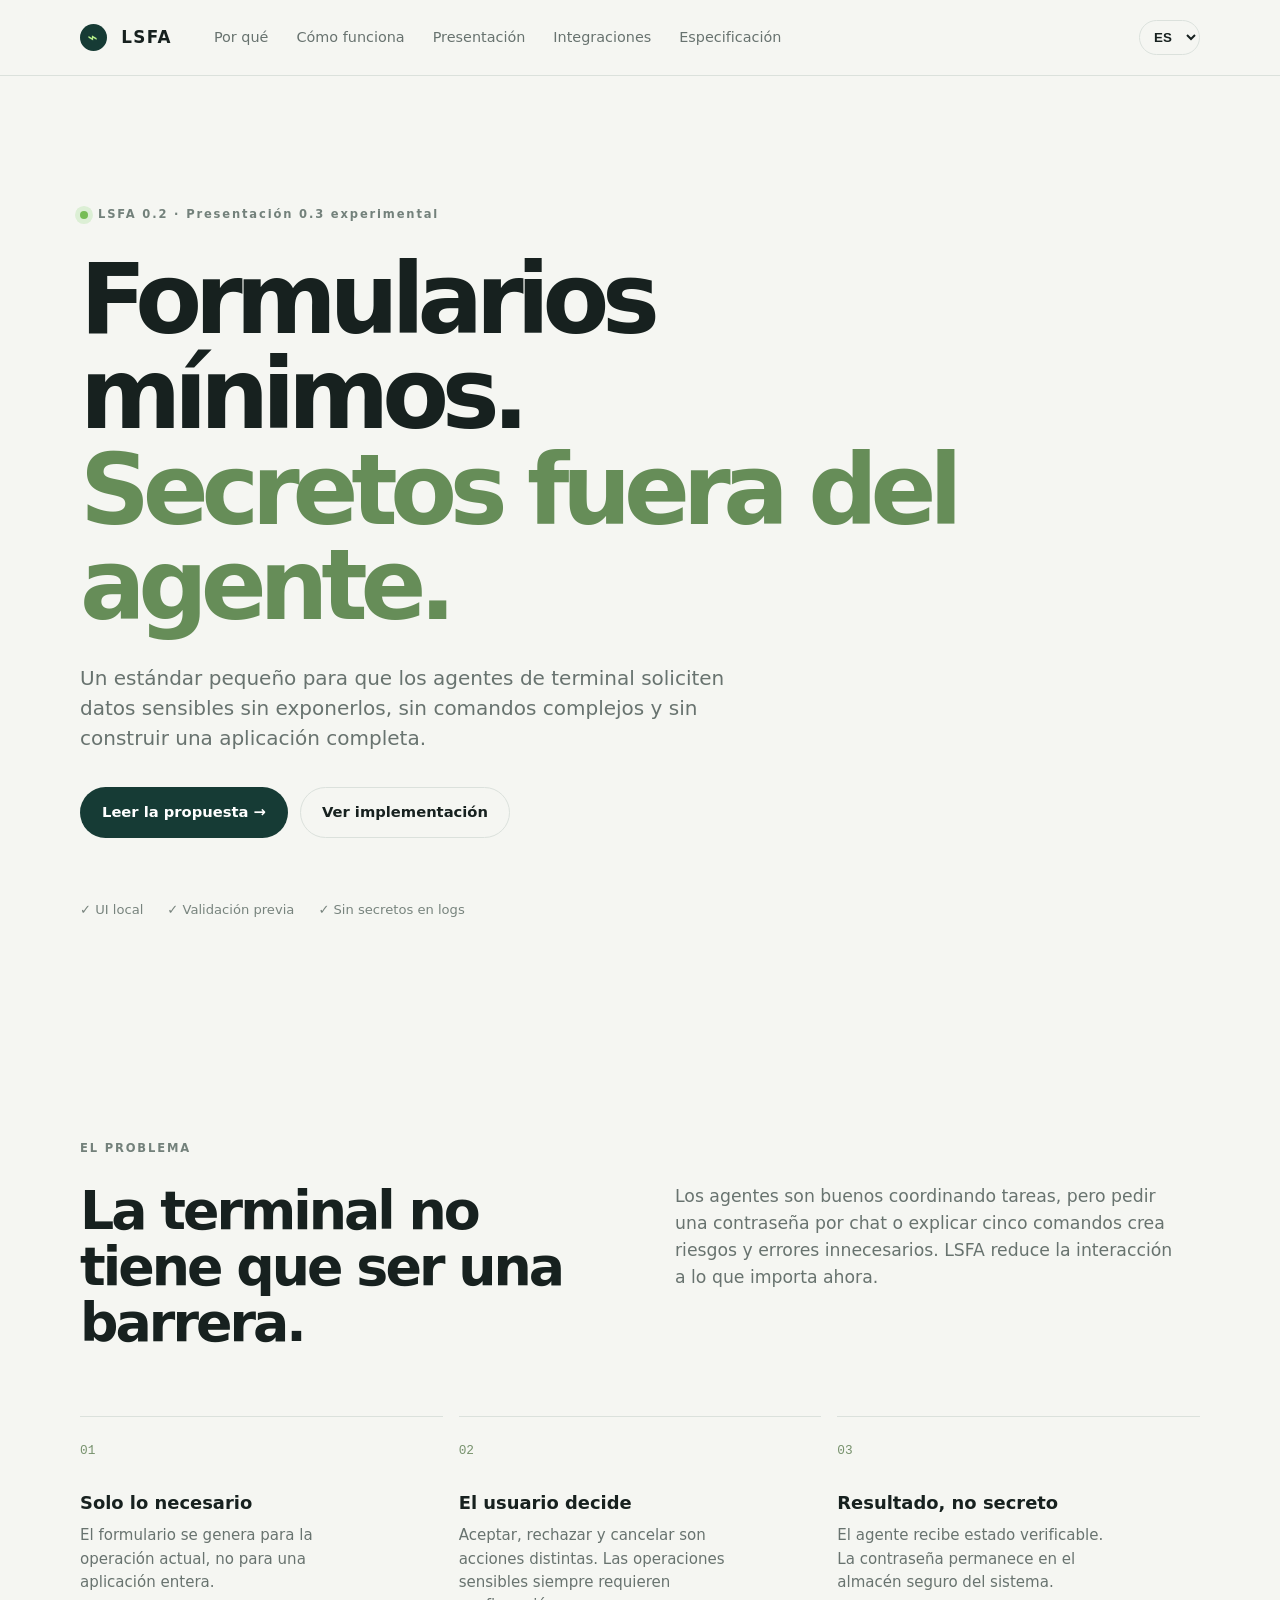
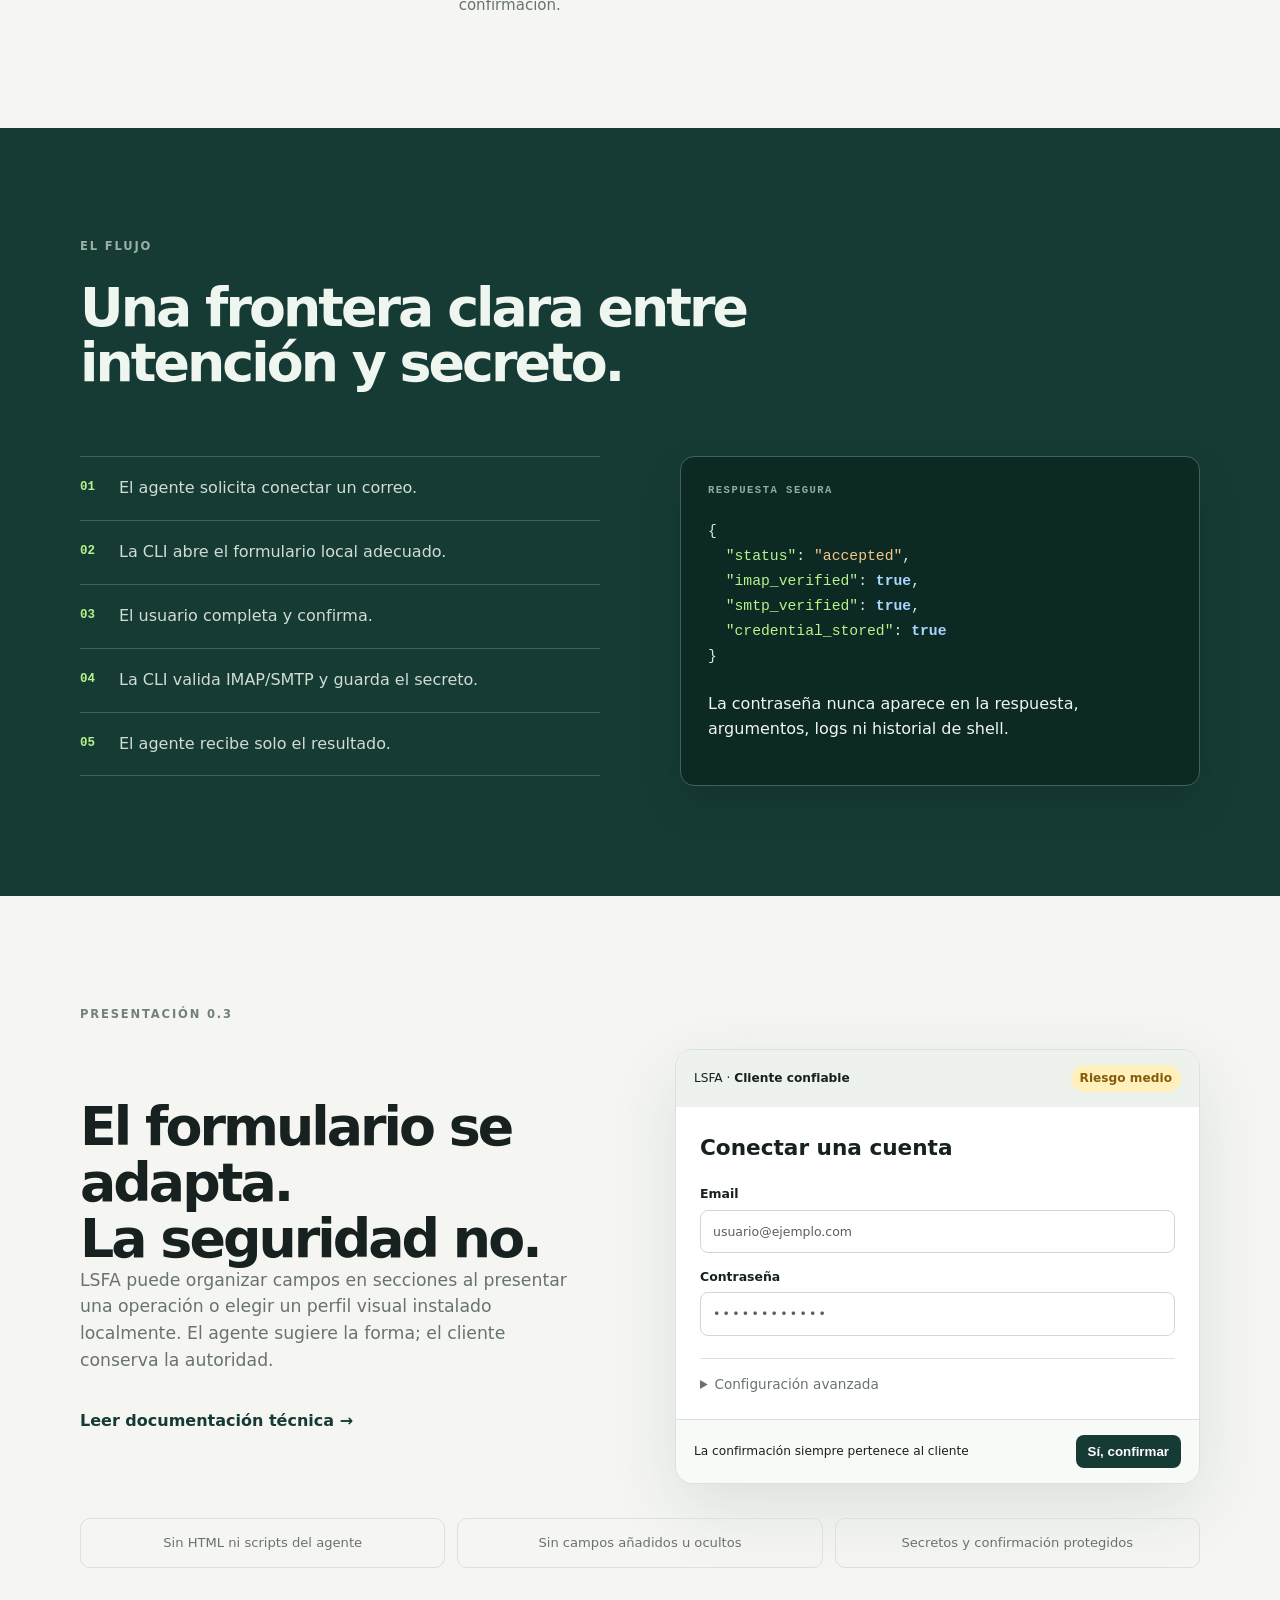
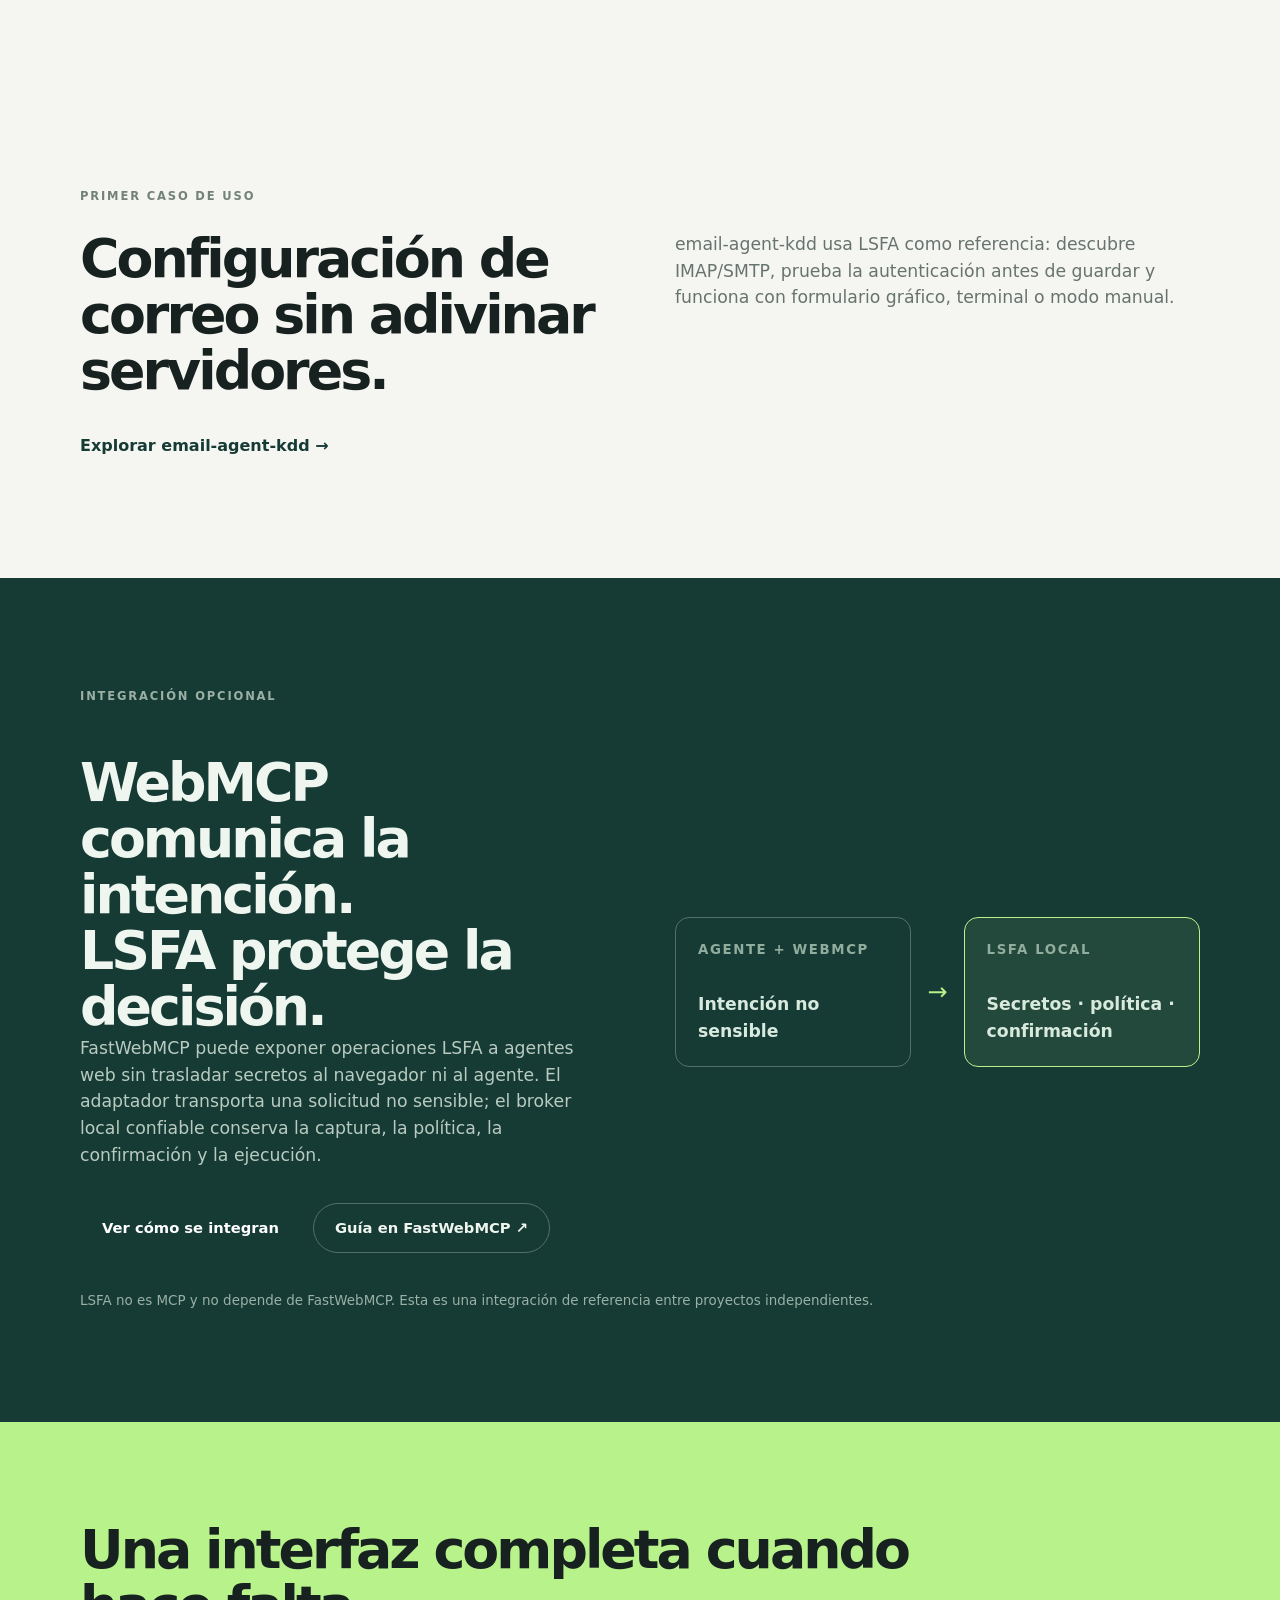
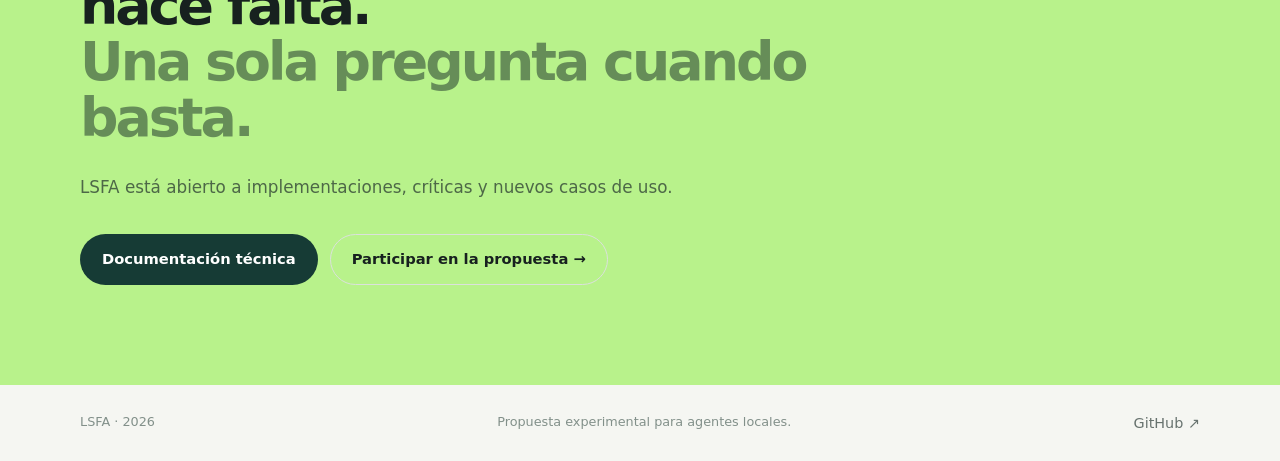
<file: site/index.html>
<!doctype html>
<html lang="es">
<head>
  <meta charset="utf-8">
  <meta name="viewport" content="width=device-width, initial-scale=1">
  <meta name="description" content="Local Secure Forms for Agent CLIs — secure, minimal forms for sensitive data.">
  <title>LSFA · Local Secure Forms for Agent CLIs</title>
  <link rel="stylesheet" href="styles.css">
  <link rel="stylesheet" href="presentation.css">
</head>
<body>
  <a class="skip" href="#main" data-i18n="skip">Ir al contenido</a>
  <header class="topbar">
    <a class="brand" href="./" aria-label="LSFA home"><span class="mark">⌁</span> LSFA</a>
    <nav aria-label="Primary navigation">
      <a href="#why" data-i18n="navWhy">Por qué</a>
      <a href="#flow" data-i18n="navFlow">Cómo funciona</a>
      <a href="#presentation" data-i18n="navPresentation">Presentación</a>
      <a href="#integrations" data-i18n="navIntegrations">Integraciones</a>
      <a href="https://github.com/MauricioPerera/local-secure-forms" data-i18n="navSpec">Especificación</a>
    </nav>
    <label class="language"><span class="sr-only" data-i18n="languageLabel">Idioma</span>
      <select id="language" aria-label="Language">
        <option value="es">ES</option><option value="en">EN</option><option value="pt">PT</option>
      </select>
    </label>
  </header>

  <main id="main">
    <section class="hero wrap">
      <div class="eyebrow"><span class="pulse"></span><span data-i18n="eyebrow">LSFA 0.2 · Presentación 0.3 experimental</span></div>
      <h1 data-i18n="heroTitle">Formularios mínimos.<br><em>Secretos fuera del agente.</em></h1>
      <p class="lead" data-i18n="heroLead">Un estándar pequeño para que los agentes de terminal soliciten datos sensibles sin exponerlos, sin comandos complejos y sin construir una aplicación completa.</p>
      <div class="actions"><a class="button primary" href="https://github.com/MauricioPerera/local-secure-forms" data-i18n="readSpec">Leer la propuesta →</a><a class="button ghost" href="https://github.com/MauricioPerera/email-agent-kdd" data-i18n="seeReference">Ver implementación</a></div>
      <div class="trust-row"><span data-i18n="trust1">✓ UI local</span><span data-i18n="trust2">✓ Validación previa</span><span data-i18n="trust3">✓ Sin secretos en logs</span></div>
    </section>

    <section id="why" class="section wrap">
      <div class="section-kicker" data-i18n="whyKicker">EL PROBLEMA</div>
      <div class="split"><h2 data-i18n="whyTitle">La terminal no tiene que ser una barrera.</h2><p data-i18n="whyText">Los agentes son buenos coordinando tareas, pero pedir una contraseña por chat o explicar cinco comandos para configurar una cuenta crea riesgos y errores innecesarios. LSFA reduce la interacción a lo único que importa ahora.</p></div>
      <div class="cards"><article><div class="icon">01</div><h3 data-i18n="card1Title">Solo lo necesario</h3><p data-i18n="card1Text">El formulario se genera para la operación actual, no para una aplicación entera.</p></article><article><div class="icon">02</div><h3 data-i18n="card2Title">El usuario decide</h3><p data-i18n="card2Text">Aceptar, rechazar y cancelar son acciones distintas. Las operaciones sensibles siempre requieren confirmación.</p></article><article><div class="icon">03</div><h3 data-i18n="card3Title">Resultado, no secreto</h3><p data-i18n="card3Text">El agente recibe estado verificable. La contraseña permanece en el almacén seguro del sistema.</p></article></div>
    </section>

    <section id="flow" class="section dark"><div class="wrap"><div class="section-kicker" data-i18n="flowKicker">EL FLUJO</div><h2 data-i18n="flowTitle">Una frontera clara entre intención y secreto.</h2><div class="flow-grid"><div class="steps"><div class="step"><b>01</b><span data-i18n="step1">El agente solicita conectar un correo.</span></div><div class="step"><b>02</b><span data-i18n="step2">La CLI abre el formulario local adecuado.</span></div><div class="step"><b>03</b><span data-i18n="step3">El usuario completa y confirma.</span></div><div class="step"><b>04</b><span data-i18n="step4">La CLI valida IMAP/SMTP y guarda el secreto.</span></div><div class="step"><b>05</b><span data-i18n="step5">El agente recibe solo el resultado.</span></div></div><div class="code-card"><div class="code-label" data-i18n="codeLabel">RESPUESTA SEGURA</div><pre><code>{
  <span>"status"</span>: <i>"accepted"</i>,
  <span>"imap_verified"</span>: <strong>true</strong>,
  <span>"smtp_verified"</span>: <strong>true</strong>,
  <span>"credential_stored"</span>: <strong>true</strong>
}</code></pre><p data-i18n="codeNote">La contraseña nunca aparece en la respuesta, argumentos, logs ni historial de shell.</p></div></div></div></section>

    <section id="presentation" class="section wrap presentation"><div class="section-kicker" data-i18n="presentationKicker">PRESENTACIÓN 0.3</div><div class="split"><div><h2 data-i18n="presentationTitle">El formulario se adapta.<br>La seguridad no.</h2><p data-i18n="presentationText">LSFA puede organizar los campos en secciones al momento de presentar una operación o elegir un perfil visual instalado localmente. El agente sugiere la forma; el cliente conserva la autoridad.</p><a class="text-link" href="presentation.html" data-i18n="presentationDocs">Leer documentación técnica →</a></div><div class="form-demo" aria-label="Ejemplo de formulario declarativo"><div class="demo-chrome"><span>LSFA · <b data-i18n="trustedClient">Cliente confiable</b></span><span class="risk" data-i18n="mediumRisk">Riesgo medio</span></div><div class="demo-content"><h3 data-i18n="demoTitle">Conectar una cuenta</h3><label><span>Email</span><span class="fake-input">usuario@ejemplo.com</span></label><label><span data-i18n="password">Contraseña</span><span class="fake-input secret">••••••••••••</span></label><details><summary data-i18n="advanced">Configuración avanzada</summary></details></div><div class="demo-confirm"><span data-i18n="confirmationOwned">La confirmación siempre pertenece al cliente</span><button type="button" disabled data-i18n="confirm">Sí, confirmar</button></div></div></div><div class="guardrails"><span data-i18n="guard1">Sin HTML ni scripts del agente</span><span data-i18n="guard2">Sin campos añadidos u ocultos</span><span data-i18n="guard3">Secretos y confirmación protegidos</span></div></section>

    <section class="section wrap reference"><div class="section-kicker" data-i18n="refKicker">PRIMER CASO DE USO</div><div class="split"><h2 data-i18n="refTitle">Configuración de correo sin adivinar servidores.</h2><p data-i18n="refText">email-agent-kdd usa LSFA como referencia: descubre IMAP/SMTP, prueba la autenticación antes de guardar y funciona con formulario gráfico, terminal o modo manual.</p></div><a class="text-link" href="https://github.com/MauricioPerera/email-agent-kdd" data-i18n="openCli">Explorar email-agent-kdd →</a></section>
    <section id="integrations" class="section dark integration"><div class="wrap"><div class="section-kicker" data-i18n="integrationKicker">INTEGRACIÓN OPCIONAL</div><div class="split"><div><h2 data-i18n="integrationTitle">WebMCP comunica la intención.<br>LSFA protege la decisión.</h2><p data-i18n="integrationText">FastWebMCP puede exponer operaciones LSFA a agentes web sin trasladar secretos al navegador ni al agente. El adaptador transporta una solicitud no sensible; el broker local confiable conserva la captura, la política, la confirmación y la ejecución.</p><div class="actions"><a class="button light" href="fastwebmcp.html" data-i18n="integrationDocs">Ver cómo se integran</a><a class="button ghost dark-ghost" href="https://mauricioperera.github.io/fastwebmcp/lsfa.html" data-i18n="fastwebmcpGuide">Guía en FastWebMCP ↗</a></div></div><div class="boundary" aria-label="Límite de confianza entre FastWebMCP y LSFA"><div><small>AGENTE + WEBMCP</small><strong data-i18n="intentOnly">Intención no sensible</strong></div><span aria-hidden="true">→</span><div class="trusted"><small>LSFA LOCAL</small><strong data-i18n="trustedActions">Secretos · política · confirmación</strong></div></div></div><p class="integration-note" data-i18n="integrationNote">LSFA no es MCP y no depende de FastWebMCP. Esta es una integración de referencia entre proyectos independientes.</p></div></section>
    <section class="closing"><div class="wrap"><h2 data-i18n="closingTitle">Una interfaz completa cuando hace falta.<br><em>Una sola pregunta cuando basta.</em></h2><p data-i18n="closingText">LSFA está abierto a implementaciones, críticas y nuevos casos de uso.</p><div class="actions"><a class="button light" href="presentation.html" data-i18n="technicalDocs">Documentación técnica</a><a class="button ghost" href="https://github.com/MauricioPerera/local-secure-forms/issues" data-i18n="contribute">Participar en la propuesta →</a></div></div></section>
  </main>
  <footer class="footer wrap"><span>LSFA · 2026</span><span data-i18n="footerText">Propuesta experimental para agentes locales.</span><a href="https://github.com/MauricioPerera/local-secure-forms">GitHub ↗</a></footer>
  <script src="app.js"></script>
</body>
</html>
</file>
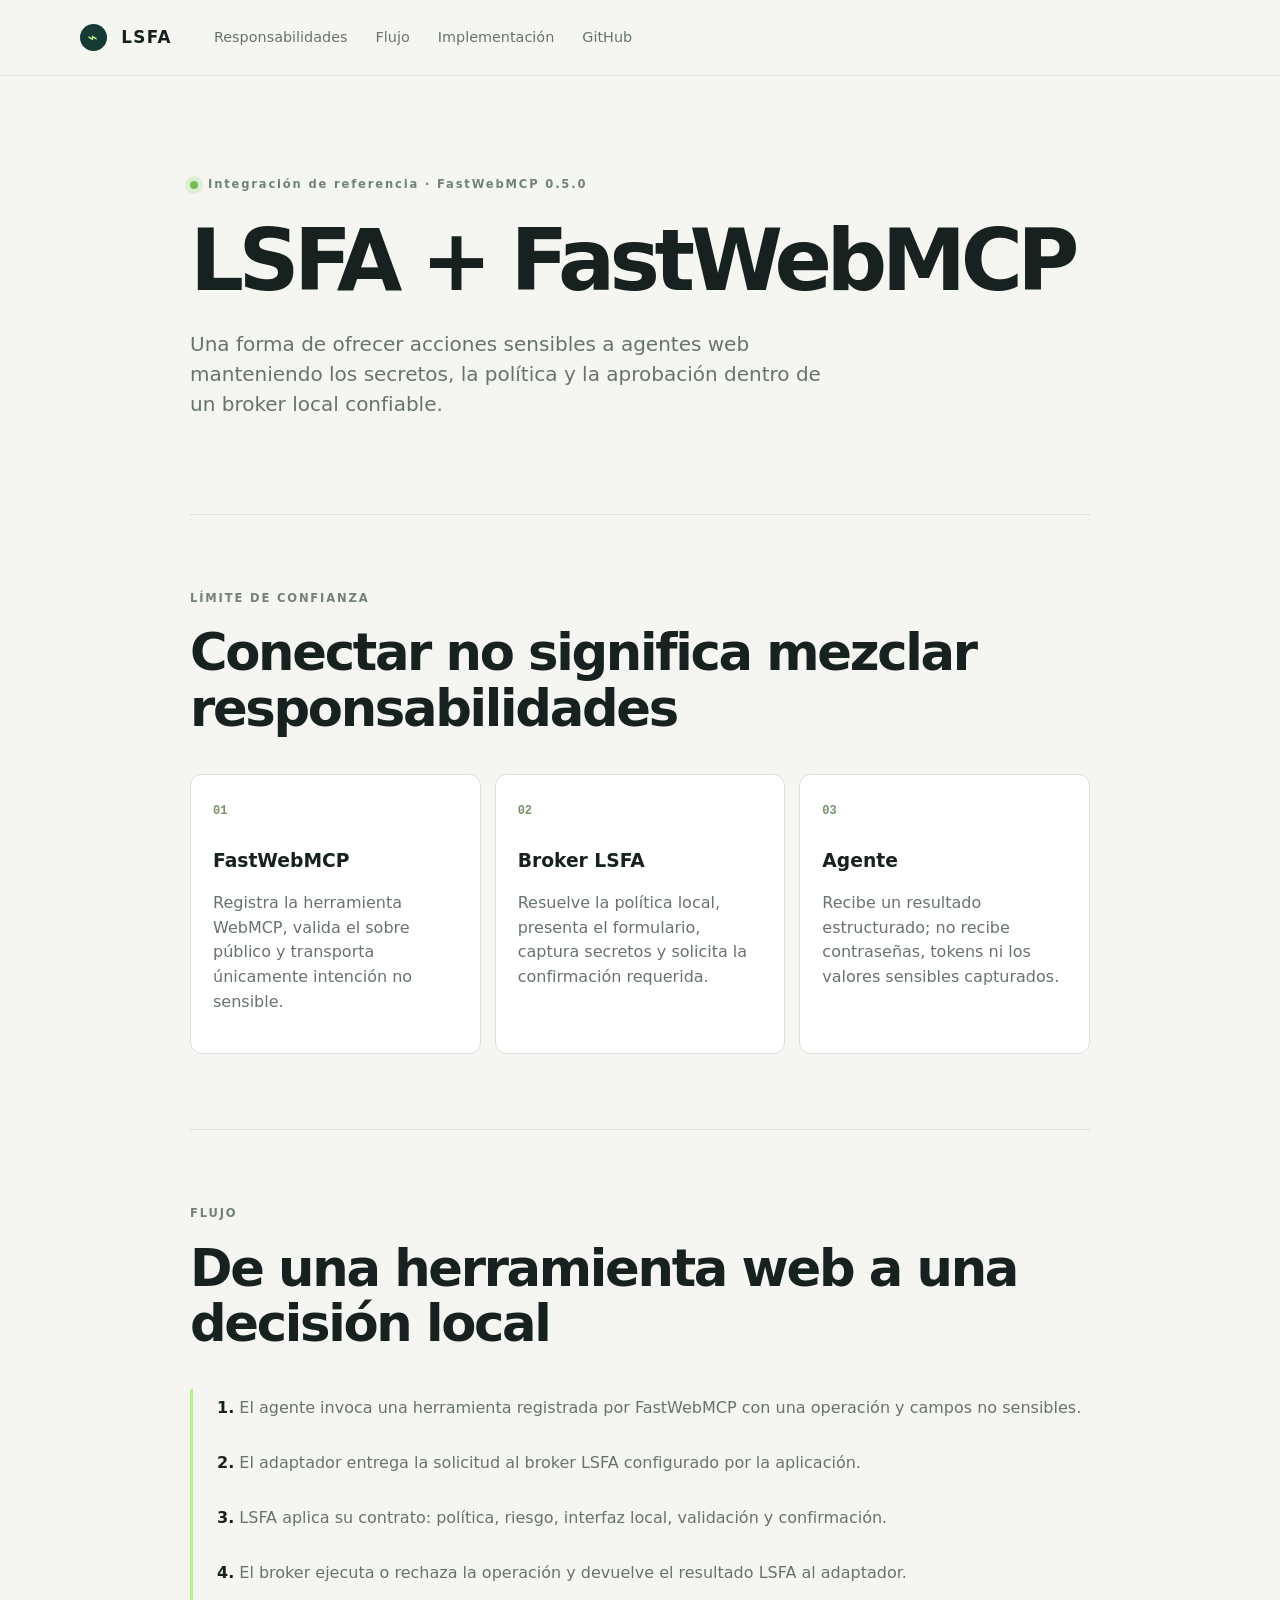
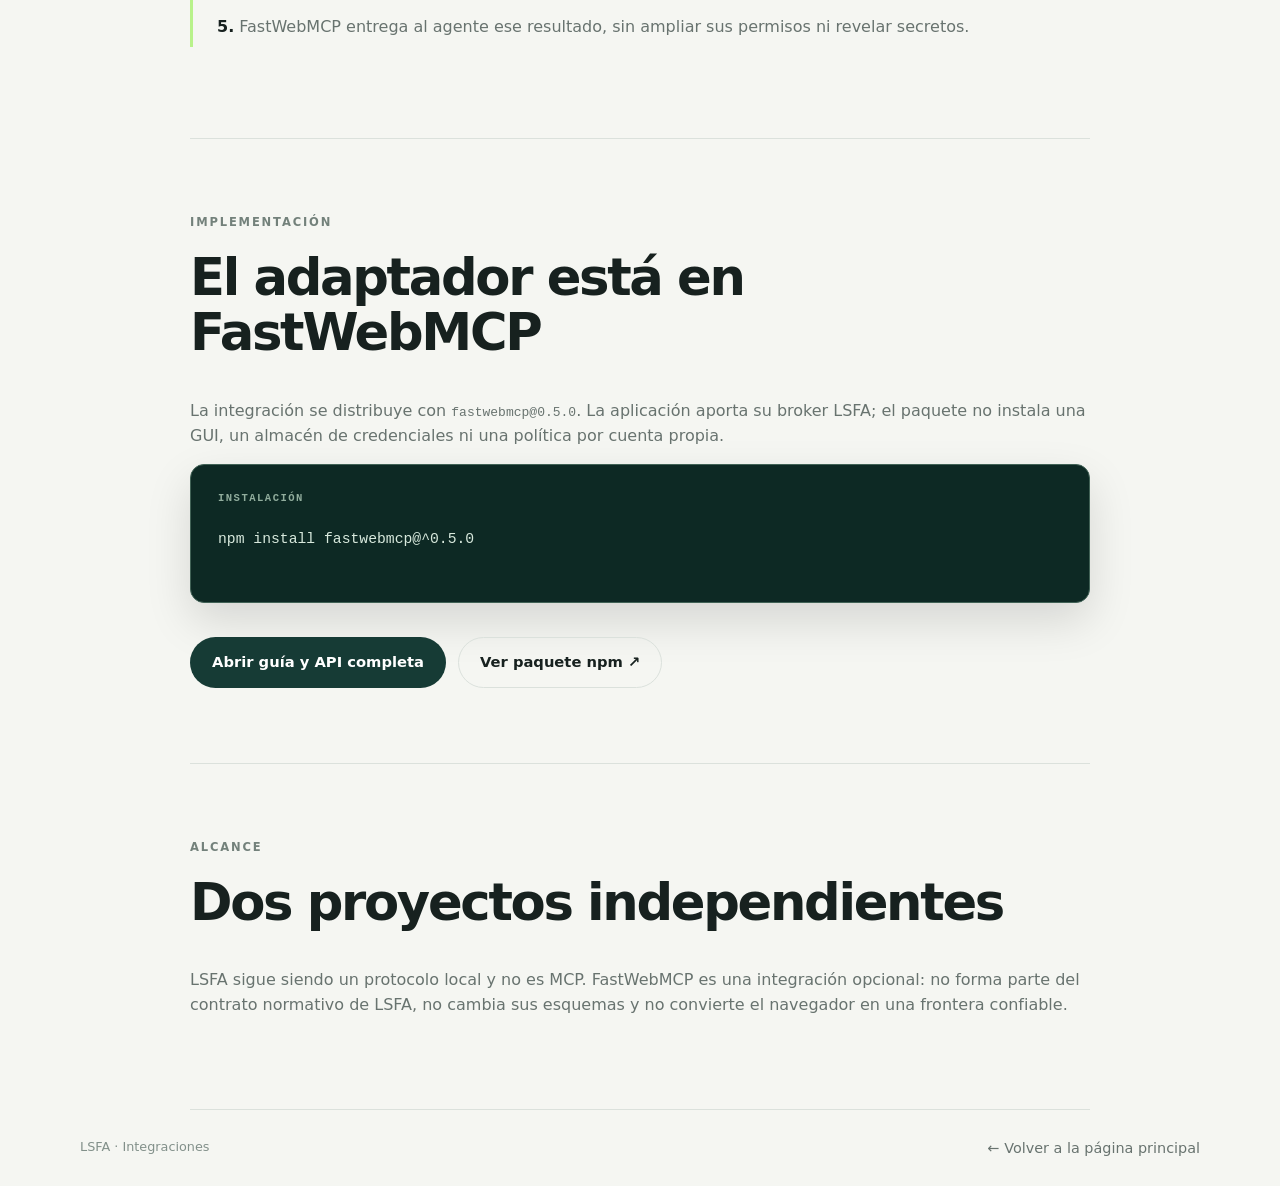
<file: site/fastwebmcp.html>
<!doctype html>
<html lang="es">
<head>
  <meta charset="utf-8">
  <meta name="viewport" content="width=device-width, initial-scale=1">
  <meta name="description" content="Integración técnica opcional entre LSFA y FastWebMCP.">
  <title>FastWebMCP · Integraciones LSFA</title>
  <link rel="stylesheet" href="styles.css">
  <link rel="stylesheet" href="presentation.css">
</head>
<body>
  <a class="skip" href="#main">Ir al contenido</a>
  <header class="topbar"><a class="brand" href="./" aria-label="Volver a LSFA"><span class="mark">⌁</span> LSFA</a><nav aria-label="Documentación"><a href="#boundary">Responsabilidades</a><a href="#flow">Flujo</a><a href="#start">Implementación</a><a href="https://github.com/MauricioPerera/local-secure-forms">GitHub</a></nav></header>
  <main id="main" class="docs wrap">
    <div class="docs-hero"><div class="eyebrow"><span class="pulse"></span>Integración de referencia · FastWebMCP 0.5.0</div><h1>LSFA + FastWebMCP</h1><p class="lead">Una forma de ofrecer acciones sensibles a agentes web manteniendo los secretos, la política y la aprobación dentro de un broker local confiable.</p></div>
    <section id="boundary"><div class="section-kicker">LÍMITE DE CONFIANZA</div><h2>Conectar no significa mezclar responsabilidades</h2><div class="doc-grid"><article><b>01</b><h3>FastWebMCP</h3><p>Registra la herramienta WebMCP, valida el sobre público y transporta únicamente intención no sensible.</p></article><article><b>02</b><h3>Broker LSFA</h3><p>Resuelve la política local, presenta el formulario, captura secretos y solicita la confirmación requerida.</p></article><article><b>03</b><h3>Agente</h3><p>Recibe un resultado estructurado; no recibe contraseñas, tokens ni los valores sensibles capturados.</p></article></div></section>
    <section id="flow" class="docs-section"><div class="section-kicker">FLUJO</div><h2>De una herramienta web a una decisión local</h2><div class="security-list"><p><b>1.</b> El agente invoca una herramienta registrada por FastWebMCP con una operación y campos no sensibles.</p><p><b>2.</b> El adaptador entrega la solicitud al broker LSFA configurado por la aplicación.</p><p><b>3.</b> LSFA aplica su contrato: política, riesgo, interfaz local, validación y confirmación.</p><p><b>4.</b> El broker ejecuta o rechaza la operación y devuelve el resultado LSFA al adaptador.</p><p><b>5.</b> FastWebMCP entrega al agente ese resultado, sin ampliar sus permisos ni revelar secretos.</p></div></section>
    <section id="start" class="docs-section"><div class="section-kicker">IMPLEMENTACIÓN</div><h2>El adaptador está en FastWebMCP</h2><p>La integración se distribuye con <code>fastwebmcp@0.5.0</code>. La aplicación aporta su broker LSFA; el paquete no instala una GUI, un almacén de credenciales ni una política por cuenta propia.</p><div class="code-card wide"><div class="code-label">INSTALACIÓN</div><pre><code>npm install fastwebmcp@^0.5.0</code></pre></div><div class="actions"><a class="button primary" href="https://mauricioperera.github.io/fastwebmcp/lsfa.html">Abrir guía y API completa</a><a class="button ghost" href="https://www.npmjs.com/package/fastwebmcp">Ver paquete npm ↗</a></div></section>
    <section class="docs-section"><div class="section-kicker">ALCANCE</div><h2>Dos proyectos independientes</h2><p>LSFA sigue siendo un protocolo local y no es MCP. FastWebMCP es una integración opcional: no forma parte del contrato normativo de LSFA, no cambia sus esquemas y no convierte el navegador en una frontera confiable.</p></section>
  </main>
  <footer class="footer wrap"><span>LSFA · Integraciones</span><a href="./">← Volver a la página principal</a></footer>
</body>
</html>
</file>
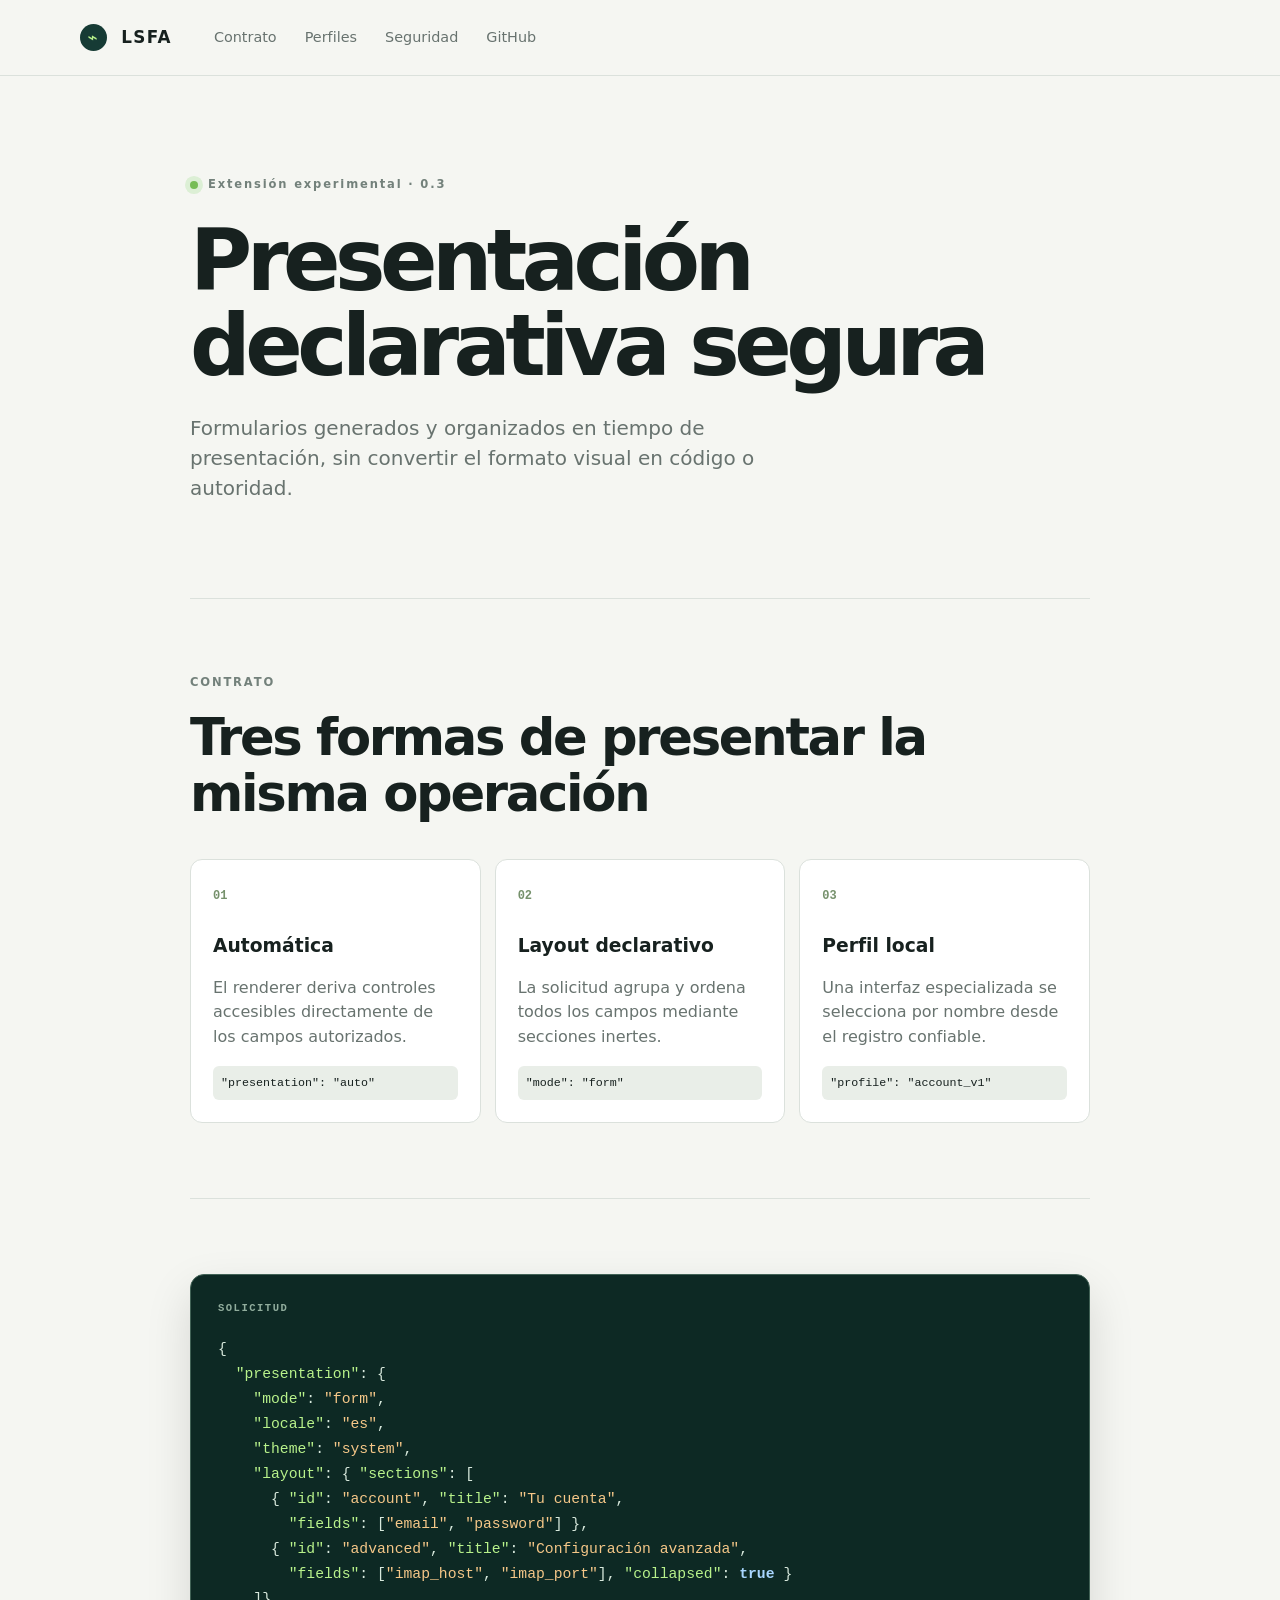
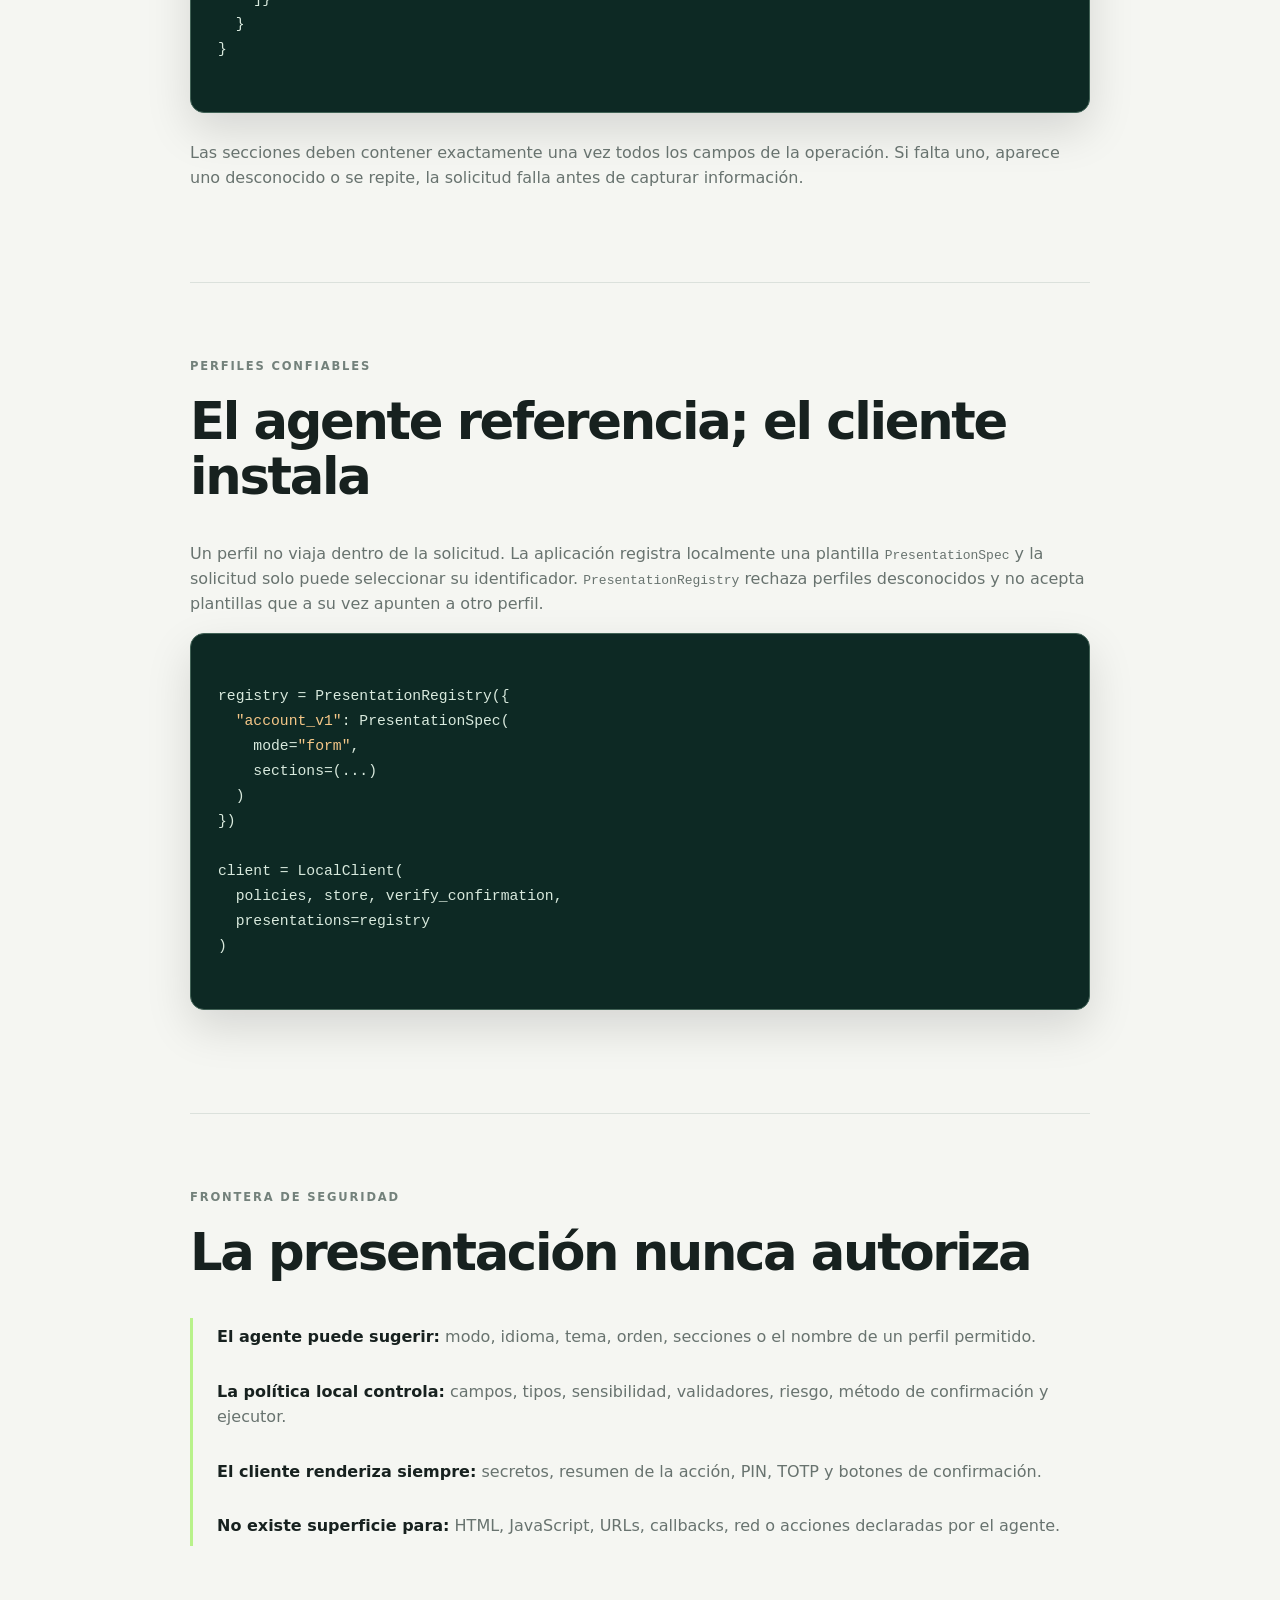
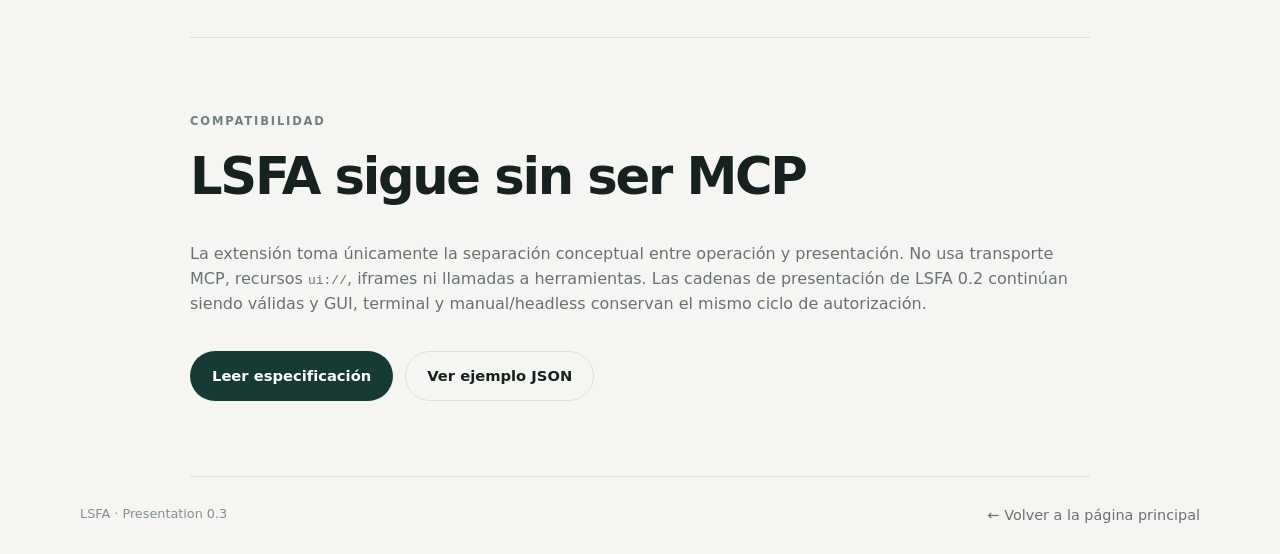
<file: site/presentation.html>
<!doctype html>
<html lang="es">
<head>
  <meta charset="utf-8">
  <meta name="viewport" content="width=device-width, initial-scale=1">
  <meta name="description" content="Documentación técnica de la presentación declarativa LSFA 0.3.">
  <title>Presentación 0.3 · LSFA</title>
  <link rel="stylesheet" href="styles.css">
  <link rel="stylesheet" href="presentation.css">
</head>
<body>
  <a class="skip" href="#main">Ir al contenido</a>
  <header class="topbar"><a class="brand" href="./" aria-label="Volver a LSFA"><span class="mark">⌁</span> LSFA</a><nav aria-label="Documentación"><a href="#contract">Contrato</a><a href="#profiles">Perfiles</a><a href="#security">Seguridad</a><a href="https://github.com/MauricioPerera/local-secure-forms">GitHub</a></nav></header>
  <main id="main" class="docs wrap">
    <div class="docs-hero"><div class="eyebrow"><span class="pulse"></span>Extensión experimental · 0.3</div><h1>Presentación declarativa segura</h1><p class="lead">Formularios generados y organizados en tiempo de presentación, sin convertir el formato visual en código o autoridad.</p></div>
    <section id="contract"><div class="section-kicker">CONTRATO</div><h2>Tres formas de presentar la misma operación</h2><div class="doc-grid"><article><b>01</b><h3>Automática</h3><p>El renderer deriva controles accesibles directamente de los campos autorizados.</p><code>"presentation": "auto"</code></article><article><b>02</b><h3>Layout declarativo</h3><p>La solicitud agrupa y ordena todos los campos mediante secciones inertes.</p><code>"mode": "form"</code></article><article><b>03</b><h3>Perfil local</h3><p>Una interfaz especializada se selecciona por nombre desde el registro confiable.</p><code>"profile": "account_v1"</code></article></div></section>
    <section class="docs-section"><div class="code-card wide"><div class="code-label">SOLICITUD</div><pre><code>{
  <span>"presentation"</span>: {
    <span>"mode"</span>: <i>"form"</i>,
    <span>"locale"</span>: <i>"es"</i>,
    <span>"theme"</span>: <i>"system"</i>,
    <span>"layout"</span>: { <span>"sections"</span>: [
      { <span>"id"</span>: <i>"account"</i>, <span>"title"</span>: <i>"Tu cuenta"</i>,
        <span>"fields"</span>: [<i>"email"</i>, <i>"password"</i>] },
      { <span>"id"</span>: <i>"advanced"</i>, <span>"title"</span>: <i>"Configuración avanzada"</i>,
        <span>"fields"</span>: [<i>"imap_host"</i>, <i>"imap_port"</i>], <span>"collapsed"</span>: <strong>true</strong> }
    ]}
  }
}</code></pre></div><p>Las secciones deben contener exactamente una vez todos los campos de la operación. Si falta uno, aparece uno desconocido o se repite, la solicitud falla antes de capturar información.</p></section>
    <section id="profiles" class="docs-section"><div class="section-kicker">PERFILES CONFIABLES</div><h2>El agente referencia; el cliente instala</h2><p>Un perfil no viaja dentro de la solicitud. La aplicación registra localmente una plantilla <code>PresentationSpec</code> y la solicitud solo puede seleccionar su identificador. <code>PresentationRegistry</code> rechaza perfiles desconocidos y no acepta plantillas que a su vez apunten a otro perfil.</p><div class="code-card wide"><pre><code>registry = PresentationRegistry({
  <i>"account_v1"</i>: PresentationSpec(
    mode=<i>"form"</i>,
    sections=(...)
  )
})

client = LocalClient(
  policies, store, verify_confirmation,
  presentations=registry
)</code></pre></div></section>
    <section id="security" class="docs-section"><div class="section-kicker">FRONTERA DE SEGURIDAD</div><h2>La presentación nunca autoriza</h2><div class="security-list"><p><b>El agente puede sugerir:</b> modo, idioma, tema, orden, secciones o el nombre de un perfil permitido.</p><p><b>La política local controla:</b> campos, tipos, sensibilidad, validadores, riesgo, método de confirmación y ejecutor.</p><p><b>El cliente renderiza siempre:</b> secretos, resumen de la acción, PIN, TOTP y botones de confirmación.</p><p><b>No existe superficie para:</b> HTML, JavaScript, URLs, callbacks, red o acciones declaradas por el agente.</p></div></section>
    <section class="docs-section"><div class="section-kicker">COMPATIBILIDAD</div><h2>LSFA sigue sin ser MCP</h2><p>La extensión toma únicamente la separación conceptual entre operación y presentación. No usa transporte MCP, recursos <code>ui://</code>, iframes ni llamadas a herramientas. Las cadenas de presentación de LSFA 0.2 continúan siendo válidas y GUI, terminal y manual/headless conservan el mismo ciclo de autorización.</p><div class="actions"><a class="button primary" href="https://github.com/MauricioPerera/local-secure-forms/blob/main/specs/lsfa-presentation.md">Leer especificación</a><a class="button ghost" href="https://github.com/MauricioPerera/local-secure-forms/blob/main/examples/dynamic-presentation.json">Ver ejemplo JSON</a></div></section>
  </main>
  <footer class="footer wrap"><span>LSFA · Presentation 0.3</span><a href="./">← Volver a la página principal</a></footer>
</body>
</html>
</file>
<file: site/styles.css>
:root{--ink:#17211f;--muted:#68736f;--paper:#f5f6f2;--line:#dbe1dc;--green:#b8f28b;--deep:#163b35;--cream:#e9eee8}*{box-sizing:border-box}html{scroll-behavior:smooth}body{margin:0;background:var(--paper);color:var(--ink);font-family:Inter,ui-sans-serif,system-ui,-apple-system,BlinkMacSystemFont,"Segoe UI",sans-serif;line-height:1.55}.wrap{width:min(1120px,calc(100% - 48px));margin:auto}.topbar{height:76px;border-bottom:1px solid var(--line);display:flex;align-items:center;gap:42px;padding:0 max(24px,calc((100% - 1120px)/2));background:rgba(245,246,242,.92);position:sticky;top:0;z-index:5;backdrop-filter:blur(12px)}.brand{font-weight:800;letter-spacing:.08em;color:var(--ink);text-decoration:none;font-size:1.05rem}.mark{display:inline-grid;place-items:center;background:var(--deep);color:var(--green);border-radius:50%;width:27px;height:27px;margin-right:7px}nav{display:flex;gap:28px;flex:1}nav a,.footer a{color:var(--muted);text-decoration:none;font-size:.9rem}nav a:hover,.footer a:hover,.text-link:hover{color:var(--ink)}.language select{border:1px solid var(--line);background:transparent;border-radius:99px;padding:8px 10px;font-weight:700;color:var(--ink)}.hero{padding:130px 0 110px}.eyebrow,.section-kicker{font-size:.72rem;letter-spacing:.16em;font-weight:800;color:#73817b}.eyebrow{display:flex;gap:10px;align-items:center}.pulse{width:8px;height:8px;background:#76bd55;border-radius:50%;box-shadow:0 0 0 5px #dcefd5}.hero h1{font-size:clamp(3.2rem,7.6vw,6.6rem);line-height:.98;letter-spacing:-.075em;margin:28px 0 30px;max-width:980px}.hero h1 em,.closing h2 em{font-style:normal;color:#668d58}.lead{font-size:1.25rem;line-height:1.5;color:var(--muted);max-width:650px}.actions{display:flex;gap:12px;margin-top:34px;flex-wrap:wrap}.button{display:inline-block;border-radius:999px;padding:13px 21px;text-decoration:none;font-weight:750;font-size:.92rem;border:1px solid transparent}.primary{background:var(--deep);color:#fff}.primary:hover{background:#24584e}.ghost{color:var(--ink);border-color:var(--line)}.ghost:hover{border-color:#9eaaa3}.trust-row{display:flex;gap:24px;margin-top:62px;color:#78847e;font-size:.82rem;flex-wrap:wrap}.section{padding:110px 0}.split{display:grid;grid-template-columns:1fr 1fr;gap:70px;align-items:start;margin-top:25px}.split h2,.dark h2,.closing h2{font-size:clamp(2.1rem,4.2vw,4rem);line-height:1.04;letter-spacing:-.055em;margin:0}.split p{color:var(--muted);font-size:1.08rem;max-width:500px;margin:0}.cards{display:grid;grid-template-columns:repeat(3,1fr);gap:16px;margin-top:65px}.cards article{border-top:1px solid var(--line);padding:24px 8px 0 0}.icon{font-family:ui-monospace,monospace;color:#76916c;font-size:.8rem}.cards h3{margin:28px 0 8px;font-size:1.12rem}.cards p{color:var(--muted);font-size:.94rem;margin:0;max-width:280px}.dark{background:var(--deep);color:#eff6ef}.dark .section-kicker{color:#9bb0a5}.dark h2{max-width:800px;margin-top:24px}.flow-grid{display:grid;grid-template-columns:1fr 1fr;gap:80px;margin-top:65px;align-items:start}.steps{border-top:1px solid #426257}.step{display:flex;gap:24px;padding:19px 0;border-bottom:1px solid #426257;color:#cfddd2}.step b{color:var(--green);font:700 .78rem ui-monospace,monospace;padding-top:4px}.code-card{background:#0d2924;border:1px solid #416256;border-radius:14px;padding:27px;box-shadow:0 18px 45px rgba(0,0,0,.13)}.code-label{font:700 .66rem ui-monospace,monospace;letter-spacing:.14em;color:#91ad9d}.code-card pre{overflow:auto;color:#d8e9dd;font:500 .92rem/1.7 ui-monospace,SFMono-Regular,Consolas,monospace;margin:23px 0}.code-card code span{color:#b8f28b}.code-card code i{color:#f5c788;font-style:normal}.code-card code strong{color:#a8d6ff}.code-note{color:#8fa99a;font-size:.8rem;margin:0}.reference{padding-bottom:120px}.text-link{display:inline-block;color:var(--deep);font-weight:800;text-decoration:none;margin-top:35px}.closing{background:var(--green);padding:100px 0}.closing h2{max-width:850px}.closing p{color:#4d6847;font-size:1.05rem;margin:28px 0}.light{background:var(--deep);color:#fff}.footer{display:flex;justify-content:space-between;gap:20px;padding:27px 0;color:#82908a;font-size:.8rem;flex-wrap:wrap}.skip{position:absolute;left:-999px}.skip:focus{left:12px;top:12px;background:#fff;padding:8px;z-index:10}.sr-only{position:absolute;width:1px;height:1px;padding:0;margin:-1px;overflow:hidden;clip:rect(0,0,0,0);white-space:nowrap;border:0}@media(max-width:720px){.topbar{gap:16px;height:66px;padding:0 20px}.topbar nav{display:none}.wrap{width:min(100% - 40px,1120px)}.hero{padding:90px 0 75px}.hero h1{font-size:clamp(3rem,15vw,5rem)}.lead{font-size:1.08rem}.section{padding:78px 0}.split,.flow-grid{grid-template-columns:1fr;gap:25px}.cards{grid-template-columns:1fr;gap:40px;margin-top:45px}.flow-grid{gap:45px;margin-top:45px}.closing{padding:75px 0}}
</file>
<file: site/presentation.css>
.presentation .split { align-items: center; }
.form-demo { border: 1px solid var(--line); border-radius: 18px; background: #fff; overflow: hidden; box-shadow: 0 24px 70px rgba(22,59,53,.11); }
.demo-chrome, .demo-confirm { display: flex; align-items: center; justify-content: space-between; gap: 18px; padding: 15px 18px; background: #edf2ec; font-size: .76rem; }
.risk { color: #865b09; background: #fff0be; border-radius: 99px; padding: 4px 9px; font-weight: 750; }
.demo-content { padding: 24px; }
.demo-content h3 { font-size: 1.35rem; margin: 0 0 20px; }
.demo-content label { display: block; font-size: .78rem; font-weight: 750; margin-top: 14px; }
.fake-input { display: block; border: 1px solid #cfd8d1; border-radius: 8px; padding: 11px 12px; margin-top: 6px; color: #56615c; font-weight: 500; }
.fake-input.secret { letter-spacing: .18em; }
.demo-content details { border-top: 1px solid var(--line); margin-top: 22px; padding-top: 15px; color: var(--muted); font-size: .85rem; }
.demo-confirm { border-top: 1px solid var(--line); background: #f8faf7; }
.demo-confirm button { border: 0; border-radius: 8px; padding: 9px 12px; background: var(--deep); color: #fff; font-weight: 750; opacity: 1; }
.guardrails { display: grid; grid-template-columns: repeat(3,1fr); gap: 12px; margin-top: 34px; }
.guardrails span { border: 1px solid var(--line); border-radius: 10px; padding: 14px; text-align: center; color: var(--muted); font-size: .82rem; }
.docs { max-width: 900px; }
.docs-hero { padding: 100px 0 75px; border-bottom: 1px solid var(--line); }
.docs h1 { font-size: clamp(3rem,7vw,5.3rem); line-height: 1; letter-spacing: -.065em; margin: 25px 0; }
.docs section { padding: 75px 0; border-bottom: 1px solid var(--line); }
.docs h2 { font-size: clamp(2rem,4vw,3.3rem); line-height: 1.08; letter-spacing: -.045em; margin: 18px 0 38px; }
.doc-grid { display: grid; grid-template-columns: repeat(3,1fr); gap: 14px; }
.doc-grid article { border: 1px solid var(--line); border-radius: 12px; padding: 22px; background: #fff; }
.doc-grid article > b { color: #76916c; font: 700 .75rem ui-monospace,monospace; }
.doc-grid h3 { margin: 24px 0 8px; }
.doc-grid p, .docs-section > p, .security-list p { color: var(--muted); }
.doc-grid code { display: block; background: var(--cream); padding: 8px; border-radius: 6px; font-size: .73rem; overflow: auto; }
.wide { margin: 0 0 28px; }
.security-list { border-left: 3px solid var(--green); padding-left: 24px; }
.security-list p { padding: 7px 0; }
.security-list b { color: var(--ink); }
.integration .split { align-items: center; }
.integration .split p { color: #b9cbc0; }
.dark-ghost { color: #eff6ef; border-color: #527168; }
.dark-ghost:hover { color: #fff; border-color: #91ad9d; }
.boundary { display: grid; grid-template-columns: 1fr auto 1fr; align-items: center; gap: 16px; }
.boundary > div { min-height: 150px; display: flex; flex-direction: column; justify-content: space-between; border: 1px solid #527168; border-radius: 14px; padding: 22px; color: #d8e9dd; }
.boundary > div.trusted { border-color: var(--green); background: rgba(184,242,139,.08); }
.boundary small { color: #91ad9d; letter-spacing: .12em; font-weight: 800; }
.boundary strong { font-size: 1.08rem; }
.boundary > span { color: var(--green); font-size: 1.5rem; }
.integration-note { color: #9bb0a5; font-size: .84rem; margin: 38px 0 0; }
@media (max-width: 720px) {
  .doc-grid, .guardrails { grid-template-columns: 1fr; gap: 22px; }
  .demo-confirm { align-items: flex-start; flex-direction: column; }
  .docs-hero { padding: 75px 0 55px; }
  .boundary { grid-template-columns: 1fr; }
  .boundary > span { transform: rotate(90deg); justify-self: center; }
}
</file>
